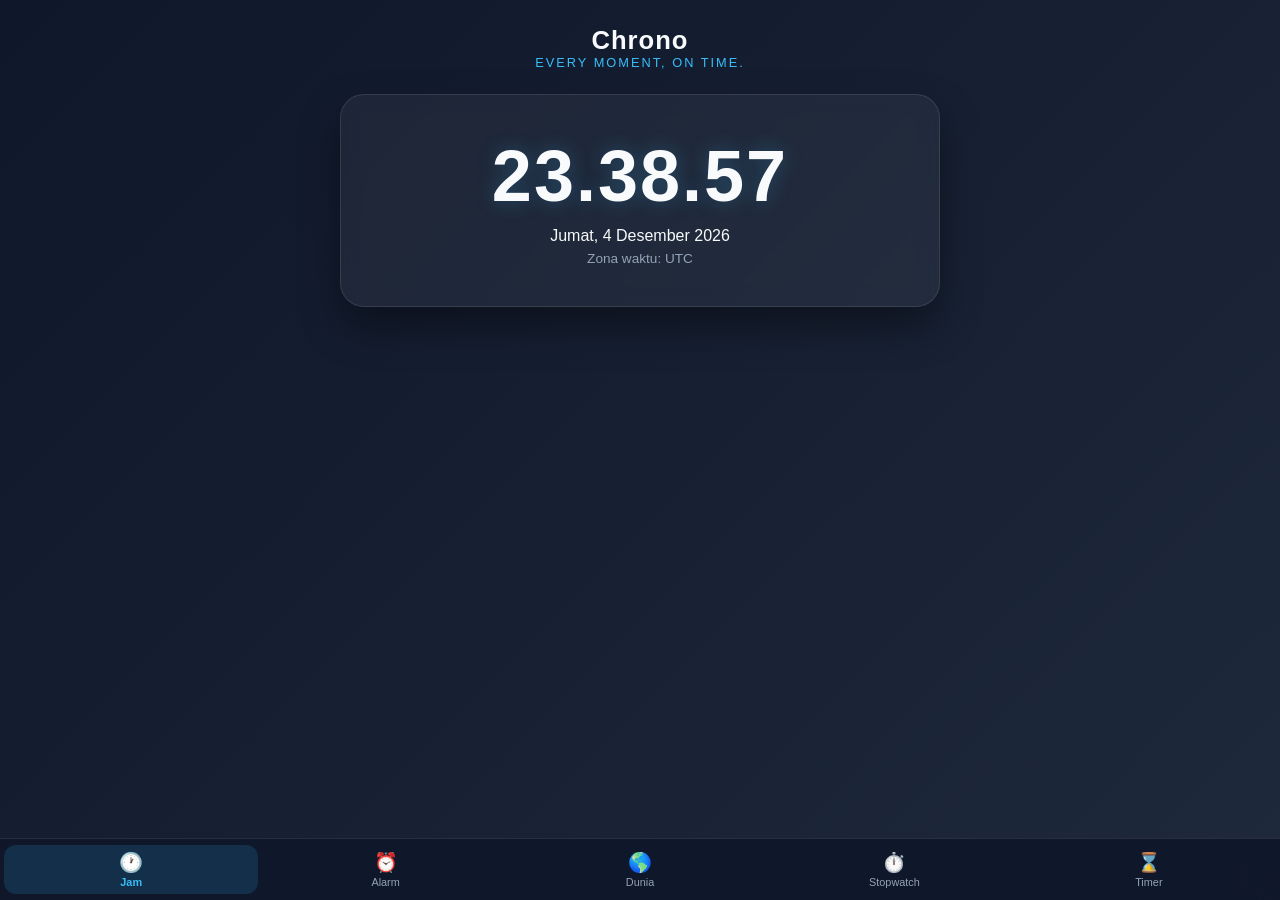
<file: index.html>
<!doctype html>
<html lang="id">
 <head>
    <meta charset="UTF-8" />
    <meta name="viewport" content="width=device-width, initial-scale=1.0" />
    <meta name="theme-color" content="#0f172a" />
    <title>Chrono — Every Moment, On Time.</title>
    <link rel="stylesheet" href="style.css" />
 </head>
 <body>
    <header class="app-header">
      <div>
        <h1>Chrono</h1>
        <p>Every Moment, On Time.</p>
      </div>
    </header>

    <main>
      <!-- ============ HALAMAN JAM ============ -->
      <section id="halaman-jam" class="halaman aktif">
        <div class="kartu kartu-jam">
          <div class="jam-besar" id="jam-utama">00:00:00</div>
          <div class="jam-tanggal" id="jam-tanggal">Memuat tanggal…</div>
          <div class="jam-zona" id="jam-zona">Zona waktu lokal</div>
        </div>
      </section>

      <!-- ============ HALAMAN ALARM ============ -->
      <section id="halaman-alarm" class="halaman">
        <div class="kartu">
          <h2>Alarm</h2>

          <form id="form-alarm" class="form-alarm">
            <div class="baris-input">
              <label>
                Nama
                <input type="text" id="alarm-nama" placeholder="Nama alarm" maxlength="30" />
              </label>
              <label>
                Waktu
                <input type="time" id="alarm-waktu" required />
              </label>
            </div>
            <button type="submit" class="btn btn-biru">+ Tambah Alarm</button>
          </form>

          <ul id="daftar-alarm" class="daftar"></ul>
          <p class="kosong" id="alarm-kosong">Belum ada alarm. Tambahkan satu di atas.</p>
        </div>
      </section>

      <!-- ============ HALAMAN JAM DUNIA ============ -->
      <section id="halaman-dunia" class="halaman">
        <div class="kartu">
          <h2>Jam Dunia</h2>

          <div class="baris-cari">
            <input type="text" id="cari-kota" placeholder="Cari kota…" autocomplete="off" />
            <select id="pilih-kota"></select>
            <button id="btn-tambah-kota" class="btn btn-biru">Tambah</button>
          </div>

          <ul id="daftar-kota" class="daftar"></ul>
          <p class="kosong" id="kota-kosong">Belum ada kota. Tambahkan dari daftar di atas.</p>
        </div>
      </section>

      <!-- ============ HALAMAN STOPWATCH ============ -->
      <section id="halaman-stopwatch" class="halaman">
        <div class="kartu kartu-jam">
          <div class="timer">
            <span class="menit">00</span><span class="pembatas">:</span
            ><span class="detik">00</span><span class="pembatas">.</span
            ><span class="milidetik">00</span>
          </div>
          <div class="tombol-container">
            <button class="mulai" onclick="mulaiStopwatch()">Mulai</button>
            <button class="stop" onclick="stopStopwatch()">Stop</button>
            <button class="lanjut" onclick="lanjutStopwatch()">Lanjut</button>
            <button class="reset" onclick="resetStopwatch()">Reset</button>
            <button class="lap" onclick="catatLap()">Lap</button>
          </div>
          <ol id="daftar-lap" class="daftar-lap"></ol>
        </div>
      </section>

      <!-- ============ HALAMAN TIMER ============ -->
      <section id="halaman-timer" class="halaman">
        <div class="kartu kartu-jam">
          <div class="timer" id="timer-tampilan">00:00:00</div>

          <div class="baris-input input-timer">
            <label>Jam <input type="number" id="timer-jam" min="0" max="23" value="0" /></label>
            <label>Menit <input type="number" id="timer-menit" min="0" max="59" value="5" /></label>
            <label>Detik <input type="number" id="timer-detik" min="0" max="59" value="0" /></label>
          </div>

          <div class="tombol-container">
            <button class="mulai" onclick="mulaiTimer()">Mulai</button>
            <button class="stop" onclick="pauseTimer()">Pause</button>
            <button class="lanjut" onclick="lanjutTimer()">Lanjut</button>
            <button class="reset" onclick="resetTimer()">Reset</button>
          </div>
        </div>
      </section>
    </main>

    <!-- Navigasi bawah (gaya aplikasi Jam di HP) -->
    <nav class="navigasi">
      <button data-halaman="jam" class="aktif">🕐<span>Jam</span></button>
      <button data-halaman="alarm">⏰<span>Alarm</span></button>
      <button data-halaman="dunia">🌎<span>Dunia</span></button>
      <button data-halaman="stopwatch">⏱️<span>Stopwatch</span></button>
      <button data-halaman="timer">⌛<span>Timer</span></button>
    </nav>

    <!-- Modal notifikasi (dipakai alarm & timer) -->
    <div id="modal" class="modal" hidden>
      <div class="modal-kotak">
        <div class="modal-ikon" id="modal-ikon">⏰</div>
        <h2 id="modal-judul">Alarm berbunyi!</h2>
        <p id="modal-pesan">—</p>
        <button id="modal-tutup" class="btn btn-merah">Hentikan</button>
      </div>
    </div>

    <script src="js/stopwatch.js"></script>
    <script src="js/timer.js"></script>
    <script src="js/alarm.js"></script>
    <script src="js/world-clock.js"></script>
    <script src="js/clock.js"></script>
    <script src="js/app.js"></script>
 </body>
</html>
</file>
<file: style.css>
/* =====================================================
   CHRONO — Every Moment, On Time.
   Tema: dark mode, aksen biru muda (#38bdf8)
   ===================================================== */

:root {
  --bg: #0f172a;
  --bg-2: #1e293b;
  --kartu: rgba(255, 255, 255, 0.05);
  --garis: rgba(255, 255, 255, 0.1);
  --teks: #f8fafc;
  --teks-redup: #94a3b8;
  --aksen: #38bdf8;
  --hijau: #10b981;
  --kuning: #f59e0b;
  --merah: #ef4444;
}

* {
  box-sizing: border-box;
  margin: 0;
  padding: 0;
}

html {
  color-scheme: dark;
}

body {
  background: linear-gradient(135deg, var(--bg), var(--bg-2));
  min-height: 100vh;
  font-family: "Segoe UI", Tahoma, Geneva, Verdana, sans-serif;
  color: var(--teks);
  padding-bottom: 90px; /* ruang untuk navigasi bawah */
  overflow-x: hidden;
}

/* ---------- Header ---------- */
.app-header {
  padding: 18px 20px 4px;
  text-align: center;
}

.app-header h1 {
  font-size: 1.6rem;
  letter-spacing: 1px;
}

.app-header p {
  color: var(--aksen);
  font-size: 0.8rem;
  letter-spacing: 2px;
  text-transform: uppercase;
}

/* ---------- Halaman ---------- */
main {
  max-width: 640px;
  margin: 0 auto;
  padding: 12px 14px;
}

.halaman {
  display: none;
}

.halaman.aktif {
  display: block;
  animation: muncul 0.25s ease;
}

@keyframes muncul {
  from {
    opacity: 0;
    transform: translateY(8px);
  }
  to {
    opacity: 1;
    transform: translateY(0);
  }
}

/* ---------- Kartu ---------- */
.kartu {
  background: var(--kartu);
  backdrop-filter: blur(10px);
  -webkit-backdrop-filter: blur(10px);
  border: 1px solid var(--garis);
  border-radius: 24px;
  box-shadow: 0 20px 40px rgba(0, 0, 0, 0.4);
  padding: 22px;
  margin-bottom: 16px;
}

.kartu h2 {
  font-size: 1.15rem;
  margin-bottom: 14px;
}

.kartu-jam {
  display: flex;
  flex-direction: column;
  justify-content: center;
  align-items: center;
  text-align: center;
  padding: 40px 20px;
}

/* ---------- Jam utama ---------- */
.jam-besar {
  font-size: clamp(2.6rem, 12vw, 4.5rem);
  font-weight: 700;
  font-variant-numeric: tabular-nums;
  letter-spacing: 2px;
  text-shadow: 0 0 20px rgba(56, 189, 248, 0.25);
}

.jam-tanggal {
  margin-top: 10px;
  font-size: 1rem;
  color: var(--teks);
}

.jam-zona {
  margin-top: 6px;
  font-size: 0.85rem;
  color: var(--teks-redup);
}

/* ---------- Tampilan angka (stopwatch / timer) ---------- */
.timer {
  font-size: clamp(2.6rem, 12vw, 4.5rem);
  font-weight: 700;
  font-variant-numeric: tabular-nums;
  letter-spacing: 2px;
  margin-bottom: 24px;
  text-shadow: 0 0 20px rgba(255, 255, 255, 0.1);
}

.pembatas {
  color: #64748b;
}

.milidetik {
  color: var(--aksen);
}

.timer-selesai {
  animation: kedip 0.5s ease infinite alternate;
  color: var(--aksen);
}

@keyframes kedip {
  from {
    opacity: 1;
  }
  to {
    opacity: 0.35;
  }
}

/* ---------- Tombol ---------- */
button {
  font-family: inherit;
  border: none;
  cursor: pointer;
  color: #fff;
}

.tombol-container {
  display: flex;
  gap: 10px;
  width: 100%;
  flex-wrap: wrap;
}

.tombol-container button {
  flex: 1 1 30%;
  min-width: 90px;
  padding: 15px 12px;
  font-size: 0.95rem;
  font-weight: 600;
  letter-spacing: 0.5px;
  border-radius: 14px;
  transition: all 0.2s ease;
}

button:active {
  transform: scale(0.95);
}

.btn {
  padding: 12px 18px;
  font-size: 0.95rem;
  font-weight: 600;
  border-radius: 14px;
  transition: all 0.2s ease;
}

.mulai,
.btn-hijau {
  background-color: var(--hijau);
}
.stop,
.btn-kuning {
  background-color: var(--kuning);
}
.reset,
.btn-merah {
  background-color: var(--merah);
}
.lanjut,
.lap,
.btn-biru {
  background-color: var(--aksen);
  color: #0f172a;
}

.mulai:hover,
.btn-hijau:hover {
  background-color: #059669;
}
.stop:hover,
.btn-kuning:hover {
  background-color: #d97706;
}
.reset:hover,
.btn-merah:hover {
  background-color: #dc2626;
}
.lanjut:hover,
.lap:hover,
.btn-biru:hover {
  background-color: #0ea5e9;
}

/* ---------- Form ---------- */
.form-alarm {
  display: flex;
  flex-direction: column;
  gap: 12px;
  margin-bottom: 16px;
}

.baris-input {
  display: flex;
  gap: 10px;
}

.baris-input label {
  flex: 1;
  display: flex;
  flex-direction: column;
  gap: 4px;
  font-size: 0.8rem;
  color: var(--teks-redup);
}

input,
select {
  font-family: inherit;
  width: 100%;
  padding: 12px;
  border-radius: 12px;
  border: 1px solid var(--garis);
  background: rgba(255, 255, 255, 0.07);
  color: var(--teks);
  font-size: 0.95rem;
}

input:focus,
select:focus {
  outline: 2px solid var(--aksen);
  outline-offset: 1px;
}

.input-timer {
  width: 100%; /* penuhi kartu (kartu-jam punya align-items: center) */
  margin-bottom: 24px;
}

.input-timer label {
  flex: 1;
  min-width: 0; /* agar label menyusut rapi di layar sempit */
  text-align: center;
}

.input-timer input {
  text-align: center;
  font-variant-numeric: tabular-nums;
  font-weight: 600;
  font-size: 1.05rem;
}

/* Hilangkan tombol panah spin bawaan agar lebih bersih di desktop */
.input-timer input::-webkit-outer-spin-button,
.input-timer input::-webkit-inner-spin-button {
  -webkit-appearance: none;
  margin: 0;
}

.input-timer input[type="number"] {
  -moz-appearance: textfield;
  appearance: textfield;
}

/* ---------- Daftar (alarm / kota) ---------- */
.daftar {
  list-style: none;
  display: flex;
  flex-direction: column;
  gap: 10px;
}

.daftar li {
  background: rgba(255, 255, 255, 0.05);
  border: 1px solid var(--garis);
  border-radius: 14px;
  padding: 12px 14px;
  display: flex;
  align-items: center;
  gap: 10px;
  flex-wrap: wrap;
}

.daftar .info {
  flex: 1;
  min-width: 120px;
}

.daftar .info strong {
  display: block;
  font-size: 1rem;
}

.daftar .info small {
  color: var(--teks-redup);
  font-size: 0.78rem;
}

.daftar .waktu-kota {
  font-size: 1.15rem;
  font-variant-numeric: tabular-nums;
  font-weight: 600;
}

.daftar .kecil {
  font-size: 0.8rem;
  padding: 8px 12px;
  min-width: 0;
  flex: 0 0 auto;
}

.btn-nonaktif {
  background: rgba(255, 255, 255, 0.1);
  color: var(--teks-redup);
}

.status {
  font-size: 0.72rem;
  font-weight: 700;
  text-transform: uppercase;
  letter-spacing: 1px;
}

.status.on {
  color: var(--hijau);
}
.status.off {
  color: var(--teks-redup);
}

.kosong {
  text-align: center;
  color: var(--teks-redup);
  font-size: 0.85rem;
  padding: 10px 0;
}

/* ---------- Baris pencarian jam dunia ---------- */
.baris-cari {
  display: flex;
  gap: 8px;
  margin-bottom: 16px;
  flex-wrap: wrap;
}

.baris-cari input {
  flex: 2 1 140px;
}

.baris-cari select {
  flex: 2 1 150px;
}

.baris-cari .btn {
  flex: 1 1 80px;
}

/* ---------- Daftar lap ---------- */
.daftar-lap {
  list-style: none;
  width: 100%;
  margin-top: 20px;
  max-height: 220px;
  overflow-y: auto;
}

.daftar-lap li {
  display: flex;
  justify-content: space-between;
  padding: 8px 12px;
  border-bottom: 1px solid var(--garis);
  font-variant-numeric: tabular-nums;
  font-size: 0.95rem;
}

.daftar-lap li span:first-child {
  color: var(--teks-redup);
}

/* ---------- Navigasi bawah ---------- */
.navigasi {
  position: fixed;
  left: 0;
  right: 0;
  bottom: 0;
  display: flex;
  background: rgba(15, 23, 42, 0.9);
  backdrop-filter: blur(12px);
  -webkit-backdrop-filter: blur(12px);
  border-top: 1px solid var(--garis);
  padding: 6px 4px calc(6px + env(safe-area-inset-bottom, 0px));
  z-index: 10;
}

.navigasi button {
  flex: 1;
  display: flex;
  flex-direction: column;
  align-items: center;
  gap: 2px;
  background: none;
  padding: 6px 2px;
  font-size: 1.2rem;
  border-radius: 12px;
  transition: background 0.2s ease;
}

.navigasi button span {
  font-size: 0.68rem;
  color: var(--teks-redup);
}

.navigasi button.aktif {
  background: rgba(56, 189, 248, 0.15);
}

.navigasi button.aktif span {
  color: var(--aksen);
  font-weight: 700;
}

/* ---------- Modal ---------- */
.modal {
  position: fixed;
  inset: 0;
  background: rgba(0, 0, 0, 0.7);
  display: flex;
  justify-content: center;
  align-items: center;
  z-index: 50;
  padding: 20px;
}

.modal[hidden] {
  display: none;
}

.modal-kotak {
  background: var(--bg-2);
  border: 1px solid var(--garis);
  border-radius: 24px;
  padding: 30px;
  text-align: center;
  max-width: 360px;
  width: 100%;
  animation: muncul 0.25s ease;
}

.modal-ikon {
  font-size: 3rem;
  animation: kedip 0.6s ease infinite alternate;
}

.modal-kotak h2 {
  margin: 10px 0 6px;
}

.modal-kotak p {
  color: var(--teks-redup);
  margin-bottom: 18px;
}

.modal-kotak .btn {
  width: 100%;
}

/* ---------- Responsive kecil ---------- */
@media (min-width: 640px) {
  main {
    padding: 20px;
  }
  .app-header {
    padding-top: 26px;
  }
}

@media (max-width: 380px) {
  .tombol-container button {
    min-width: 80px;
    font-size: 0.85rem;
    padding: 12px 8px;
  }
  .kartu {
    padding: 16px;
    border-radius: 20px;
  }
}
</file>
